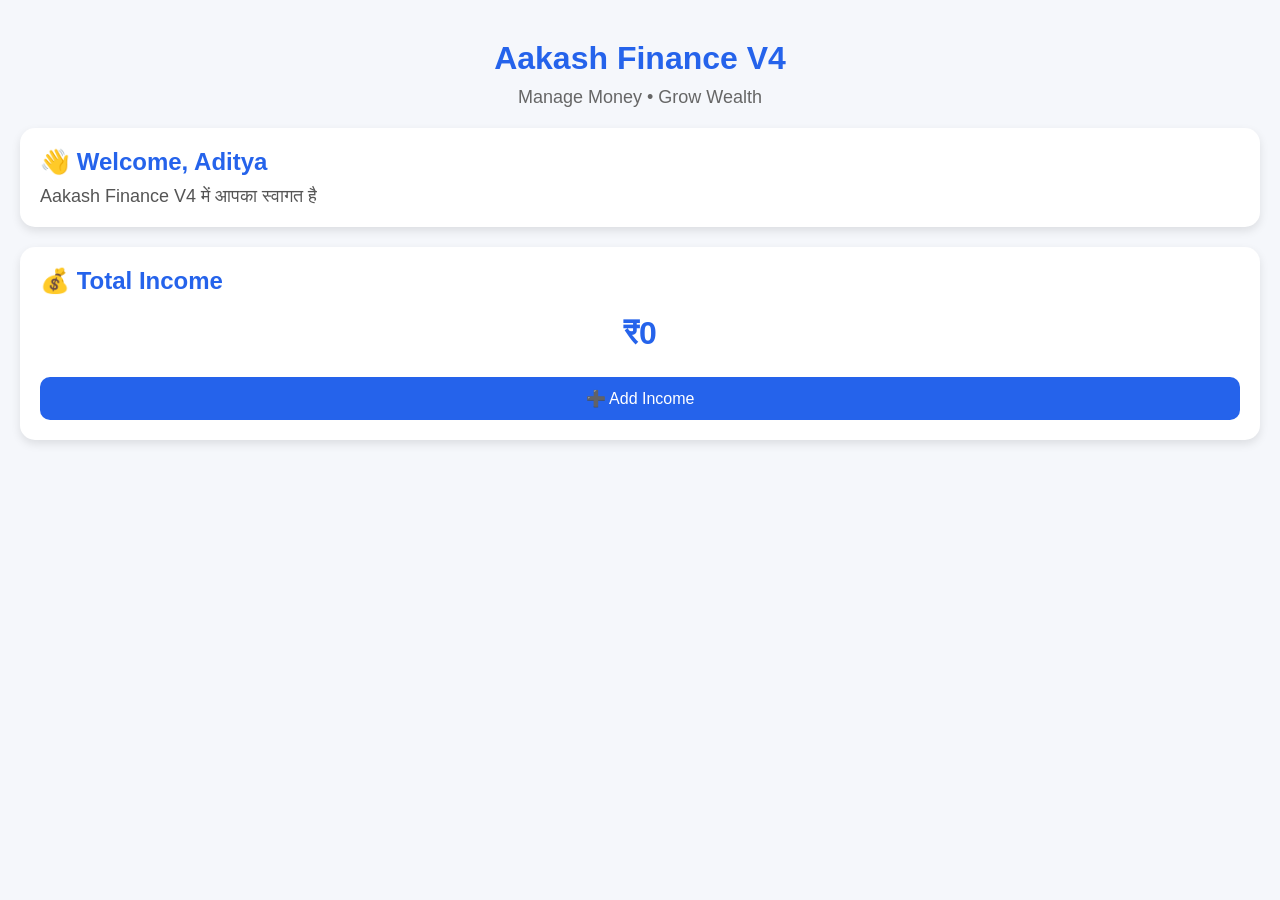
<file: index.html>
<!DOCTYPE html>
<html lang="hi">
<head>
  <meta charset="UTF-8">
  <meta name="viewport" content="width=device-width, initial-scale=1.0">
  <title>Aakash Finance V4</title>

  <link rel="stylesheet" href="style.css">
</head>

<body>

  <h1>Aakash Finance V4</h1>

  <p>Manage Money • Grow Wealth</p>
  <div class="card">
    <h2>👋 Welcome, Aditya</h2>
    <p>Aakash Finance V4 में आपका स्वागत है</p>
  </div>
  <div class="card">
    <h2>💰 Total Income</h2>
    <h1>₹<span id="dashboardIncome">0</span></h1>

    <button onclick="window.location.href='income.html'">
        ➕ Add Income
    </button>
  </div>

  <script src="script.js"></script>

</body>
</html>
</file>
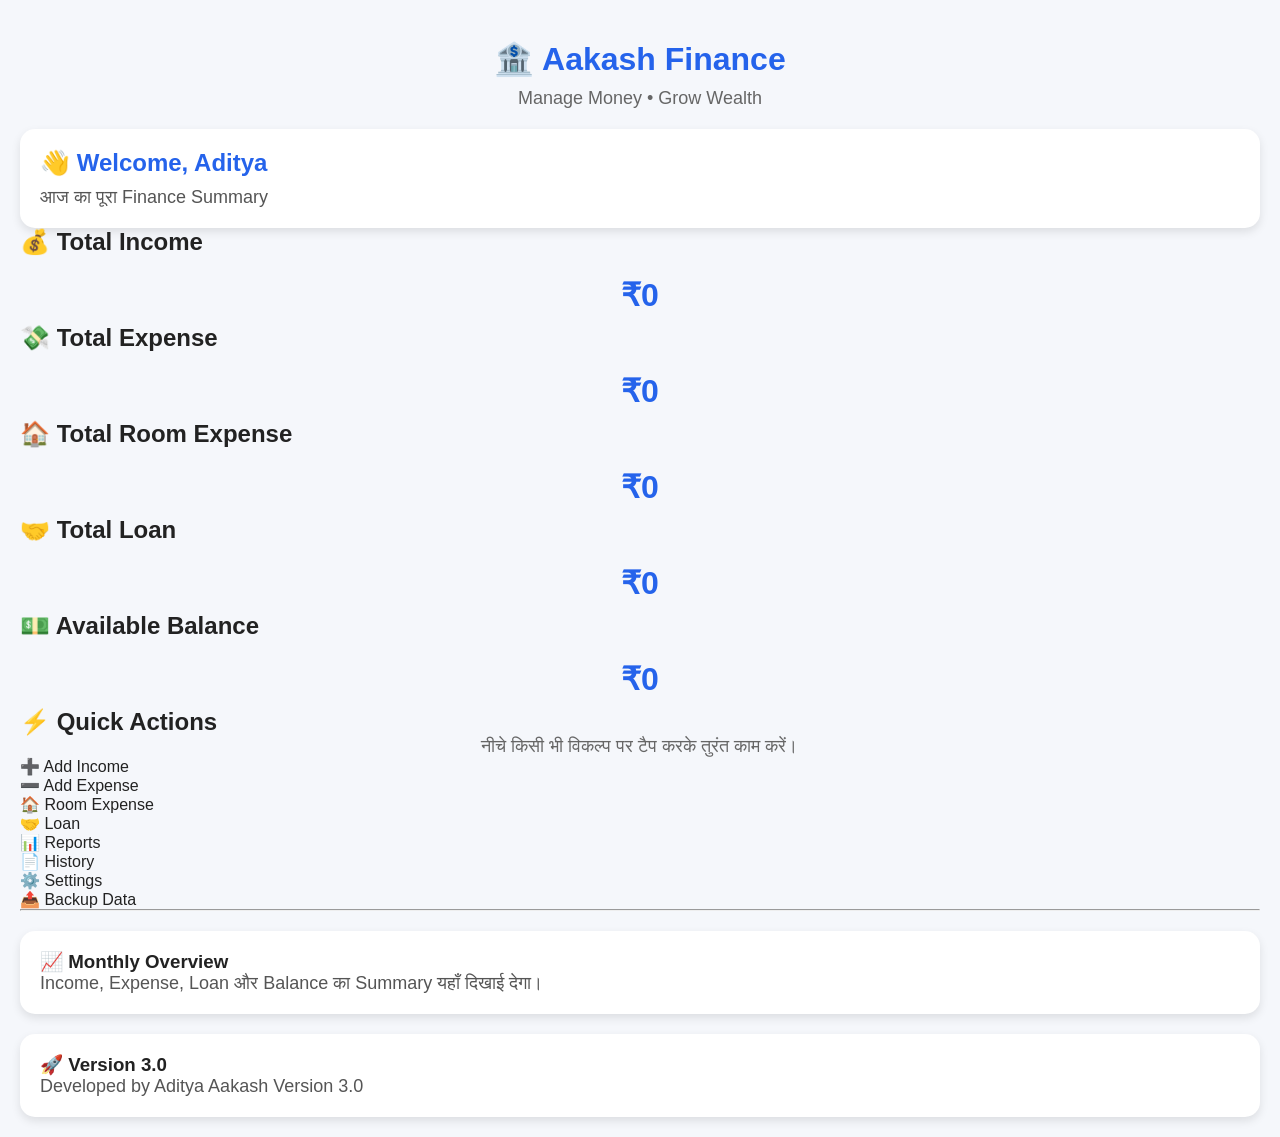
<file: dashboard.html>
<!DOCTYPE html>
<html lang="en">
<head>
<meta charset="UTF-8">
<meta name="viewport" content="width=device-width, initial-scale=1.0">
<title>Aakash Finance</title>

<link rel="stylesheet" href="style.css">
</head>

<body>

<h1>🏦 Aakash Finance</h1>
<p>Manage Money • Grow Wealth</p>
  <div class="card">
<h2>👋 Welcome, Aditya</h2>
<p>आज का पूरा Finance Summary</p>
  </div>

<div class="big-card">
<h2>💰 Total Income</h2>
<h1>₹<span id="dashboardIncome">0</span></h1>
</div>

<div class="big-card">
<h2>💸 Total Expense</h2>
<h1>₹<span id="dashboardExpense">0</span></h1>
</div>

  <div class="big-card">
<h2>🏠 Total Room Expense</h2>
<h1>₹<span id="dashboardRoomExpense">0</span></h1>
  </div>

<div class="big-card">
<h2>🤝 Total Loan</h2>
<h1>₹<span id="dashboardLoan">0</span></h1>
</div>

<div class="big-card">
<h2>💵 Available Balance</h2>
<h1>₹<span id="dashboardBalance">0</span></h1>
</div>

<h2>⚡ Quick Actions</h2>
<p>नीचे किसी भी विकल्प पर टैप करके तुरंत काम करें।</p>

<div class="action-card" onclick="window.location.href='income.html'">
➕ Add Income
</div>

<div class="action-card" onclick="window.location.href='expense.html'">
➖ Add Expense
</div>

<div class="action-card" onclick="window.location.href='room-expense.html'">
🏠 Room Expense
</div>

<div class="action-card" onclick="window.location.href='loan.html'">
🤝 Loan
</div>

<div class="action-card" onclick="window.location.href='report.html'">
📊 Reports
</div>

<div class="action-card" onclick="window.location.href='history.html'">
📄 History
</div>

<div class="action-card" onclick="window.location.href='settings.html'">
⚙️ Settings
</div>

<div class="action-card" onclick="exportData()">
📤 Backup Data
</div>

<hr>

<div class="card">

<h3>📈 Monthly Overview</h3>

<p>
Income, Expense, Loan और Balance
का Summary यहाँ दिखाई देगा।
</p>

</div>

<div class="card">

<h3>🚀 Version 3.0</h3>

<p>
Developed by Aditya Aakash
Version 3.0
</p>

</div>
  
<script>
alert("Dashboard Loaded");
</script>
 <script>
console.log("Dashboard HTML OK");
</script>
 
<script src="script.js"></script>

</body>
</html>
</file>
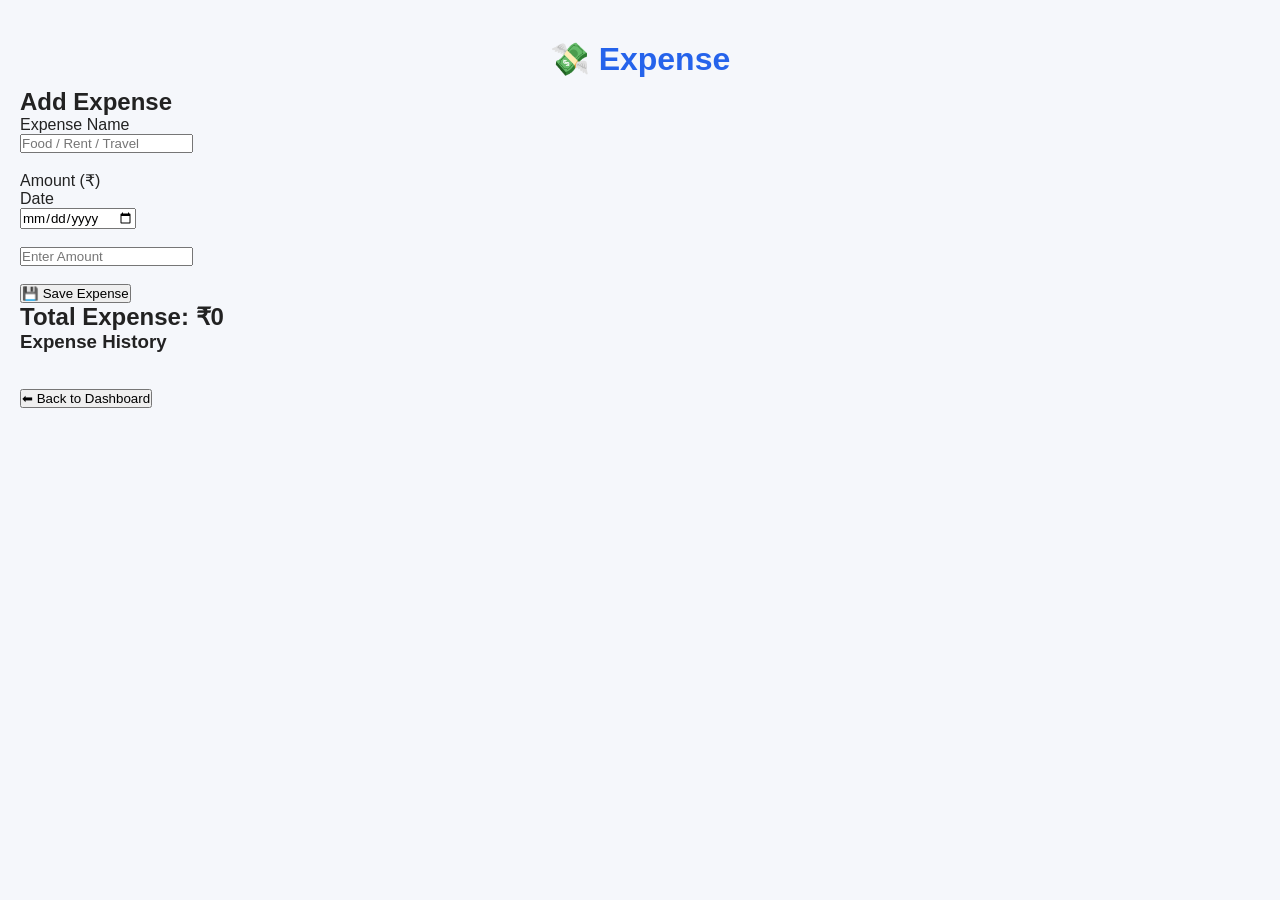
<file: expense.html>
<!DOCTYPE html>
<html lang="en">
<head>
  <meta charset="UTF-8">
  <meta name="viewport" content="width=device-width, initial-scale=1.0">
  <title>Expense - Aakash Finance</title>
  <link rel="stylesheet" href="style.css">
</head>
<body>

<h1>💸 Expense</h1>

<h2>Add Expense</h2>

<label>Expense Name</label><br>
<input id="expenseName" type="text" placeholder="Food / Rent / Travel"><br><br>

<label>Amount (₹)</label><br>
  <label>Date</label><br>
<input id="expenseDate" type="date"><br><br>
<input id="expenseAmount" type="number" placeholder="Enter Amount"><br><br>

<button onclick="saveExpense()">💾 Save Expense</button>

<h2>Total Expense: ₹<span id="totalExpense">0</span></h2>

<h3>Expense History</h3>
<ul id="expenseList"></ul>

<br><br>

<button onclick="history.back()">⬅ Back to Dashboard</button>

<script src="script.js"></script>

</body>
</html>
</file>
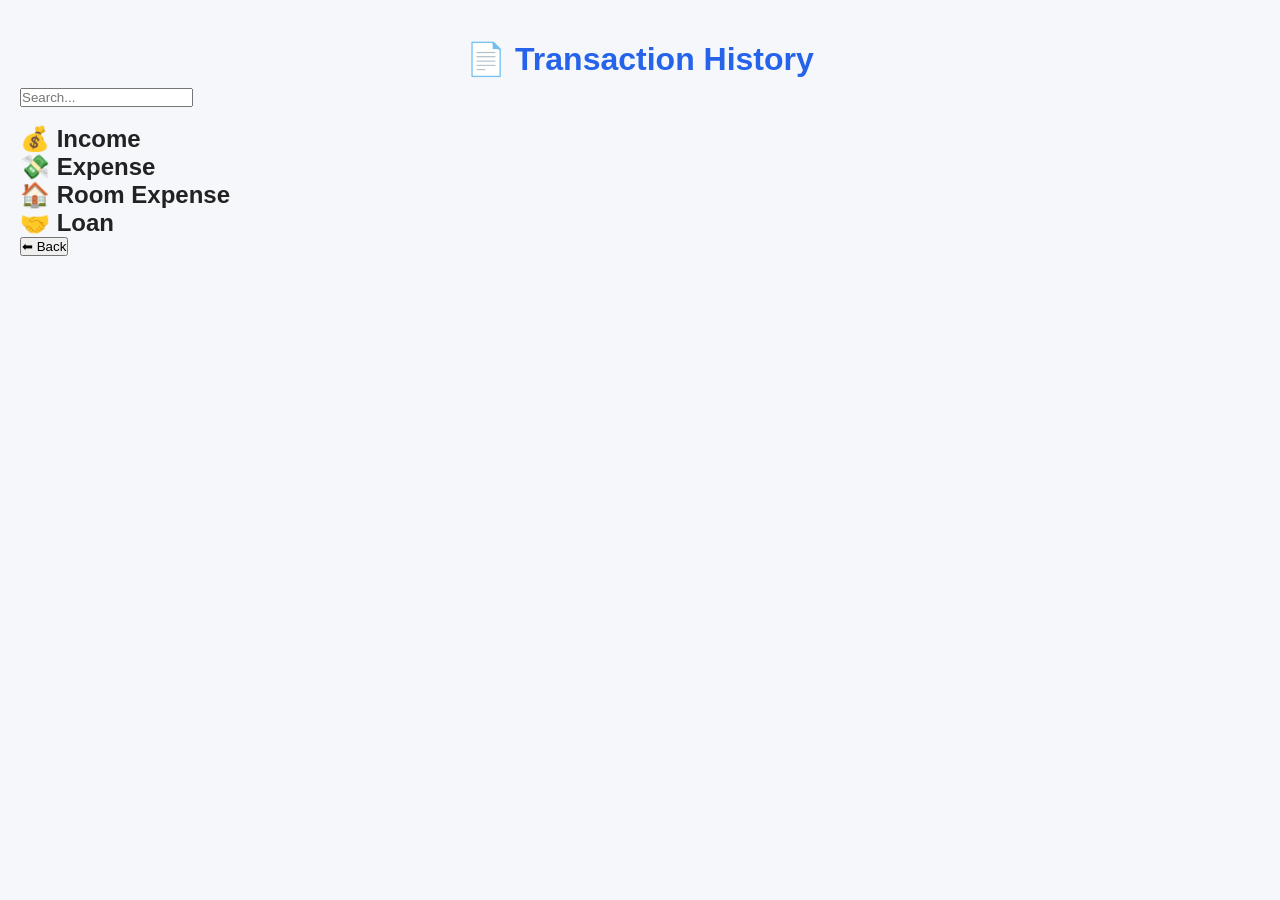
<file: history.html>
<!DOCTYPE html>
<html lang="en">
<head>
<meta charset="UTF-8">
<meta name="viewport" content="width=device-width, initial-scale=1.0">
<title>Transaction History</title>
<link rel="stylesheet" href="style.css">
</head>

<body>

<h1>📄 Transaction History</h1>

<input
type="text"
id="historySearch"
placeholder="Search..."
onkeyup="searchHistory()">

<br><br>

<h2>💰 Income</h2>
<ul id="historyIncome"></ul>

<h2>💸 Expense</h2>
<ul id="historyExpense"></ul>

<h2>🏠 Room Expense</h2>
<ul id="historyRoom"></ul>

<h2>🤝 Loan</h2>
<ul id="historyLoan"></ul>

<button onclick="history.back()">⬅ Back</button>

<script src="script.js"></script>

</body>
</html>
</file>
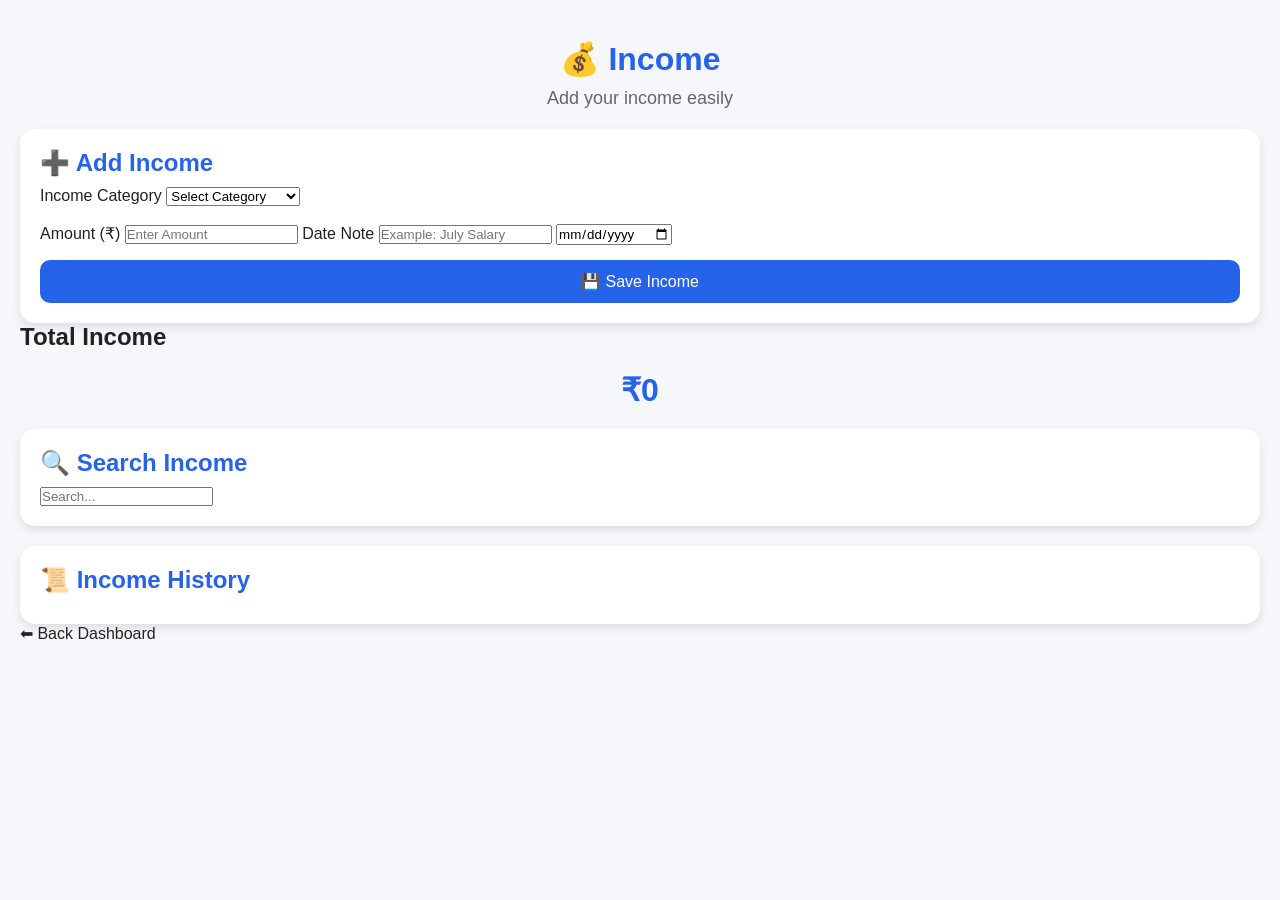
<file: income.html>
<!DOCTYPE html>
<html lang="en">
<head>
<meta charset="UTF-8">
<meta name="viewport" content="width=device-width, initial-scale=1.0">
<title>Income - Aakash Finance</title>
<link rel="stylesheet" href="style.css">
</head>

<body>

<h1>💰 Income</h1>
<p>Add your income easily</p>

<div class="card">

<h2>➕ Add Income</h2>

<label>Income Category</label>

<select id="source">

<option value="">Select Category</option>

<option>💼 Salary</option>

<option>👨‍🏫 Teaching</option>

<option>🎁 Bonus</option>

<option>📚 Copy Checking</option>

<option>💻 Freelancing</option>

<option>💰 Business</option>

<option>🪙 Investment</option>

<option>🎯 Other</option>

</select>

<br><br>

<label>Amount (₹)</label>

<input
id="amount"
type="number"
placeholder="Enter Amount">

<label>Date</label>
  <label>Note</label>

<input
id="incomeNote"
type="text"
placeholder="Example: July Salary">

<input
id="incomeDate"
type="date">

<button onclick="saveIncome()">
💾 Save Income
</button>

</div>

<div class="big-card">

<h2>Total Income</h2>

<h1>
₹<span id="totalIncome">0</span>
</h1>

</div>

<div class="card">

<h2>🔍 Search Income</h2>

<input
type="text"
id="searchIncome"
placeholder="Search..."
onkeyup="searchIncome()">

</div>

<div class="card">

<h2>📜 Income History</h2>

<ul id="incomeList"></ul>

</div>

<div class="action-card"
onclick="history.back()">

⬅ Back Dashboard

</div>

<script src="script.js"></script>

</body>
</html>
</file>
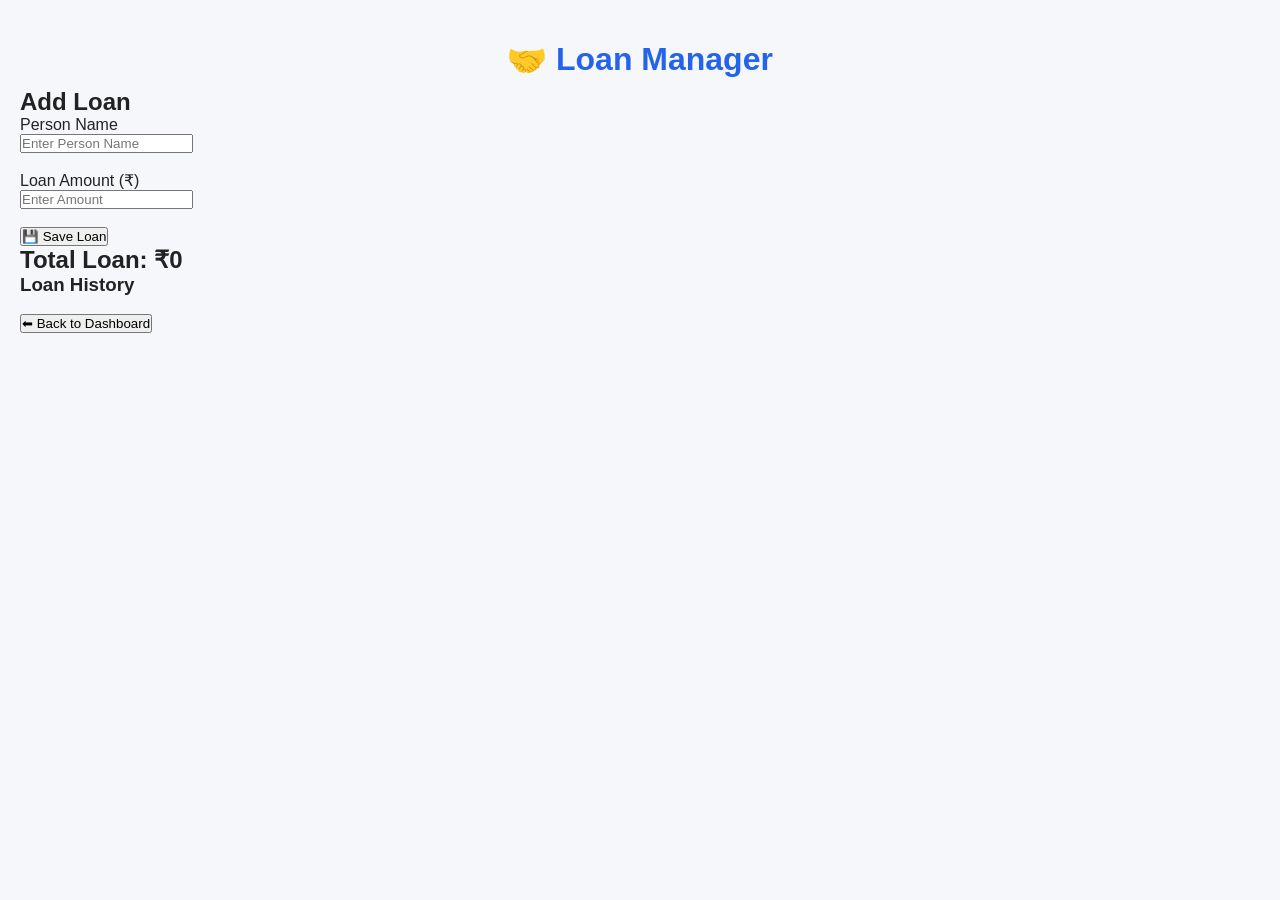
<file: loan.html>
<!DOCTYPE html>
<html lang="en">
<head>
<meta charset="UTF-8">
<meta name="viewport" content="width=device-width, initial-scale=1.0">
<title>Loan - Aakash Finance</title>
<link rel="stylesheet" href="style.css">
</head>

<body>

<h1>🤝 Loan Manager</h1>

<h2>Add Loan</h2>

<label>Person Name</label><br>
<input id="loanPerson" type="text" placeholder="Enter Person Name"><br><br>

<label>Loan Amount (₹)</label><br>
<input id="loanAmount" type="number" placeholder="Enter Amount"><br><br>

<button onclick="saveLoan()">💾 Save Loan</button>

<h2>Total Loan: ₹<span id="totalLoan">0</span></h2>

<h3>Loan History</h3>
<ul id="loanList"></ul>

<br>

<button onclick="history.back()">⬅ Back to Dashboard</button>

<script src="script.js"></script>

</body>
</html>
</file>
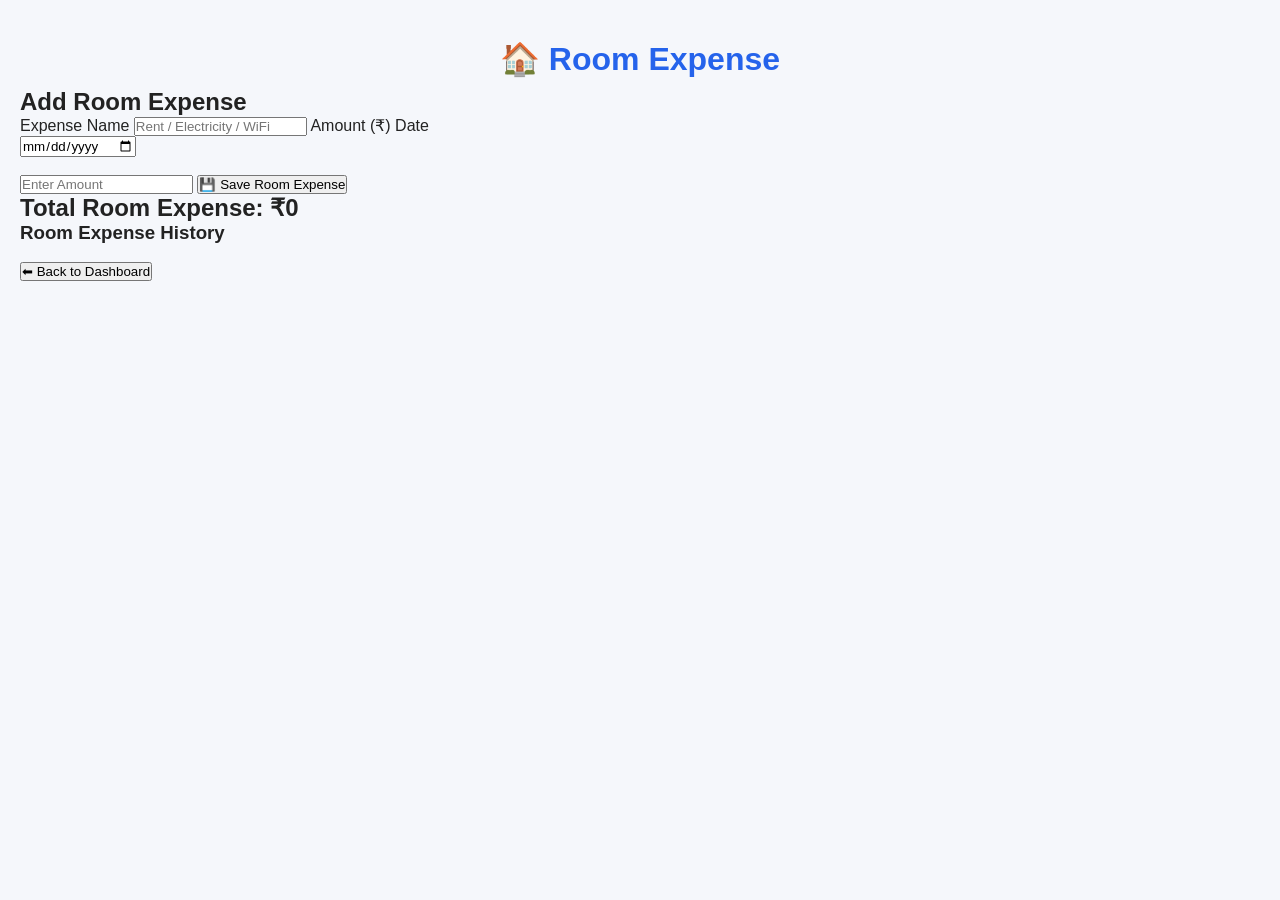
<file: room-expense.html>
<!DOCTYPE html>
<html lang="en">
<head>
<meta charset="UTF-8">
<meta name="viewport" content="width=device-width, initial-scale=1.0">
<title>Room Expense</title>
<link rel="stylesheet" href="style.css">
</head>

<body>

<h1>🏠 Room Expense</h1>

<h2>Add Room Expense</h2>

<label>Expense Name</label>
<input id="roomName" type="text" placeholder="Rent / Electricity / WiFi">

<label>Amount (₹)</label>
  <label>Date</label><br>
<input id="roomDate" type="date"><br><br>
<input id="roomAmount" type="number" placeholder="Enter Amount">

<button onclick="saveRoomExpense()">💾 Save Room Expense</button>

<h2>Total Room Expense: ₹<span id="totalRoomExpense">0</span></h2>

<h3>Room Expense History</h3>
<ul id="roomExpenseList"></ul>

<br>

<button onclick="history.back()">⬅ Back to Dashboard</button>

<script src="script.js"></script>

</body>
</html>
</file>
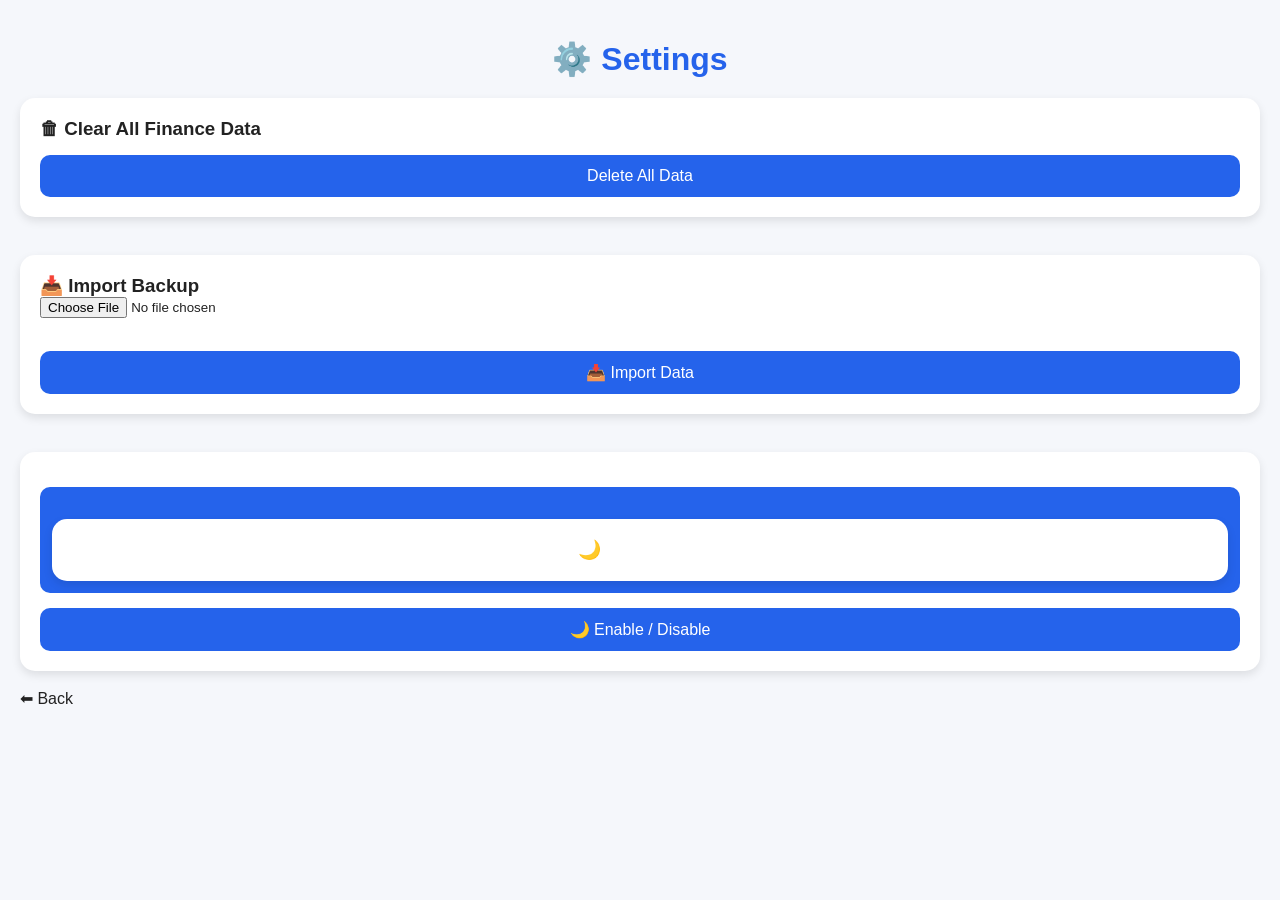
<file: settings.html>
<!DOCTYPE html>
<html lang="en">
<head>
<meta charset="UTF-8">
<meta name="viewport" content="width=device-width, initial-scale=1.0">
<title>Settings</title>
<link rel="stylesheet" href="style.css">
</head>

<body>

<h1>⚙️ Settings</h1>

<div class="card">
    <h3>🗑 Clear All Finance Data</h3>

    <button onclick="resetData()">
        Delete All Data
    </button>
</div>

<br>

<div class="card">

    <h3>📥 Import Backup</h3>

    <input type="file" id="importFile">

    <br><br>

    <button onclick="importData()">
        📥 Import Data
    </button>

</div>

<br>

<div class="card">
    <button onclick="history.back()">

        <div class="card">

<h3>🌙 Dark Mode</h3>

<button onclick="toggleDarkMode()">
🌙 Enable / Disable
</button>

</div>

<br>
        
        ⬅ Back
    </button>
</div>

<script src="script.js"></script>

</body>
</html>
</file>
<file: style.css>
*{
    margin:0;
    padding:0;
    box-sizing:border-box;
    font-family:Arial,sans-serif;
}

body{
    background:#f5f7fb;
    padding:20px;
    color:#222;
}

h1{
    text-align:center;
    color:#2563eb;
    margin-top:20px;
    margin-bottom:10px;
}

p{
    text-align:center;
    color:#666;
    font-size:18px;
}
.card{
    background:#ffffff;
    padding:20px;
    margin-top:20px;
    border-radius:15px;
    box-shadow:0 4px 10px rgba(0,0,0,0.1);
}

.card h2{
    color:#2563eb;
    margin-bottom:10px;
}

.card p{
    text-align:left;
    color:#555;
}
.card button{
    width:100%;
    padding:12px;
    margin-top:15px;
    border:none;
    border-radius:10px;
    background:#2563eb;
    color:white;
    font-size:16px;
    cursor:pointer;
}

.card button:hover{
    background:#1d4ed8;
}
</file>
